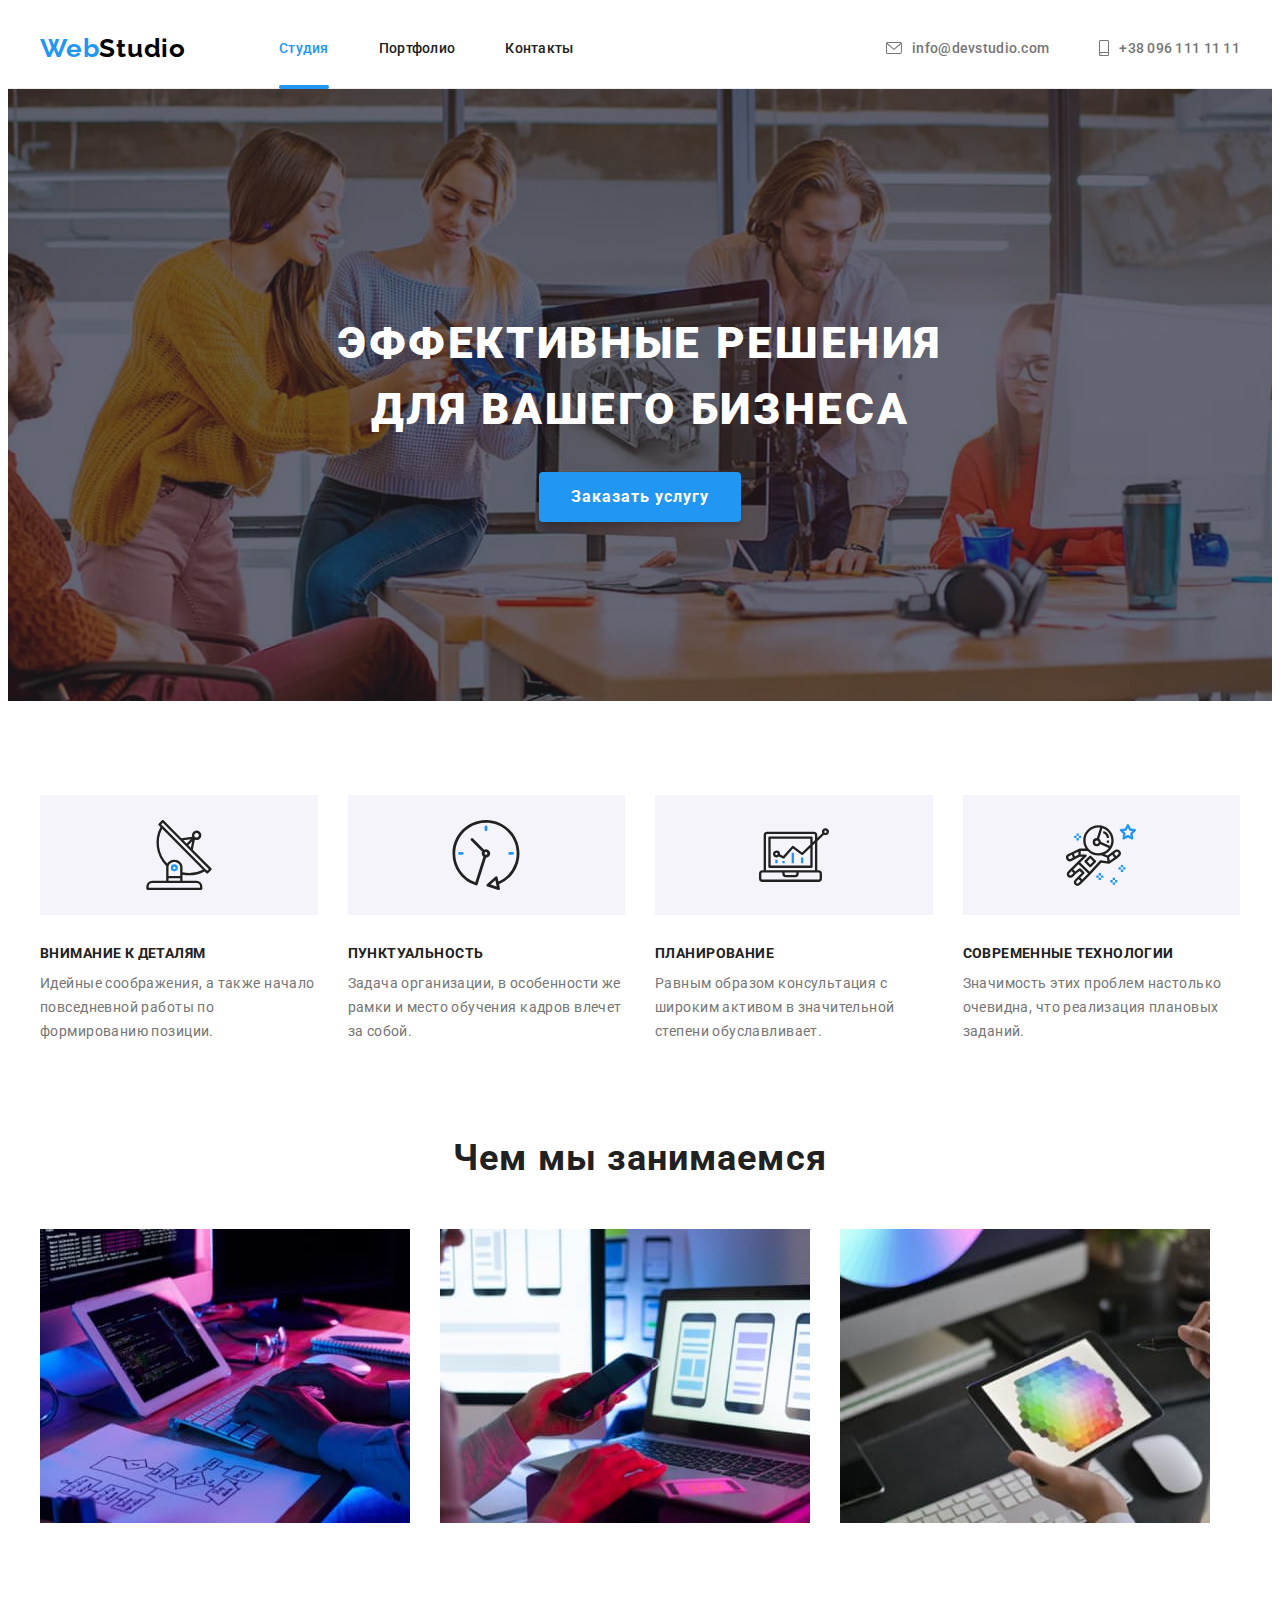
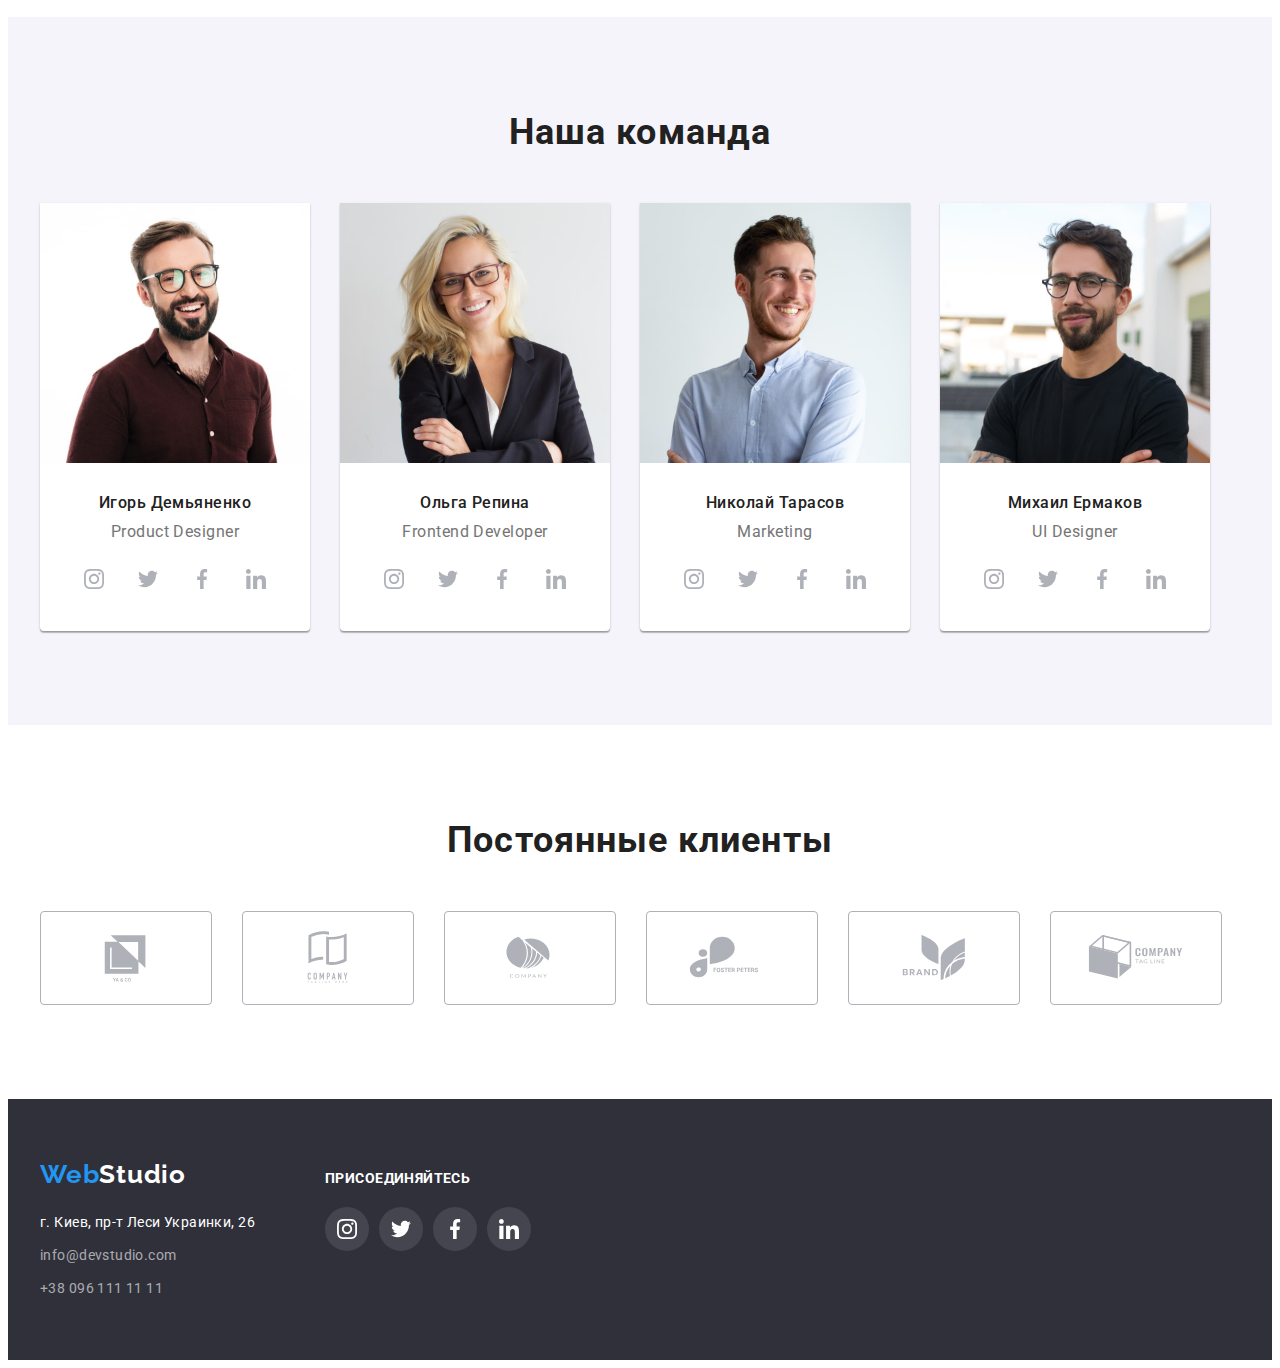
<file: index.html>
<!DOCTYPE html>
<html lang="ru">
  <head>
    <meta charset="UTF-8" />
    <meta http-equiv="X-UA-Compatible" content="IE=edge" />
    <meta name="viewport" content="width=device-width, initial-scale=1.0" />
    <title>Document</title>
    <link rel="preconnect" href="https://fonts.googleapis.com">
    <link rel="preconnect" href="https://fonts.gstatic.com" crossorigin>
    <link href="https://fonts.googleapis.com/css2?family=Raleway:wght@700&family=Roboto:wght@400;500;700;900&display=swap"
      rel="stylesheet">
      <link rel="stylesheet" href="https://cdnjs.cloudflare.com/ajax/libs/modern-normalize/1.1.0/modern-normalize.min.css"
        integrity="sha512-wpPYUAdjBVSE4KJnH1VR1HeZfpl1ub8YT/NKx4PuQ5NmX2tKuGu6U/JRp5y+Y8XG2tV+wKQpNHVUX03MfMFn9Q=="
        crossorigin="anonymous" referrerpolicy="no-referrer" />
    <link rel="stylesheet" href="./css/styles.css">
  </head>
  <body>
    <!--Шапка-->
    <header class="header">
      <div class="container header-container">
      <nav class="header-nav">
        <a class="header-logo link"  href="./index.html"><span class="logo-item-header">Web</span>Studio</a>
        <ul class="header-list list">
          <li class="header-item">
            <a class="header-link link current"  href="./index.html">Студия</a></li>
          <li class="header-item">
            <a class="header-link link"  href="./portfolio.html">Портфолио</a></li>
          <li class="header-item">
            <a class="header-link link"  href="">Контакты</a></li>
        </ul>
      </nav>
      <div class="header-connect" ></div>
      <ul class="header-list list">
        <li class="header-contact">
          <a class="header-mail link"  href="mailto:info@devstudio.com">
          <svg class="header-contact-icon" width="16px" height="12px">
            <use href="./images/icons.svg#icon-envelope"></use>
          </svg>
          info@devstudio.com</a>
        </li>
        <li class="header-contact">
          <a class="header-tel link" href="tel:+380961111111">
          <svg class="header-contact-icon" width="10px" height="16px">
            <use href="./images/icons.svg#icon-smartphone"></use>
          </svg>
          +38 096 111 11 11</a>
        </li>
      </ul>
      </div>
    </header>

    <main>
      <!--Герой-->
    <section class="hero">
      <div class="hero-container">
      <h1 class="hero-title">Эффективные решения для вашего бизнеса</h1>
      <button  type="button" class="hero-btn" data-modal-open>Заказать услугу</button>
      </div>
    </section>

      <!--Особенности-->
      <section class="section">
        <div class="container">
        <h2 class="features-title visually-hidden" >Особенности</h2>
        <ul class="features-list list">
          <li class="features-item icon-antenna">
            <h3 class="features-item-title">Внимание к деталям</h3>
            <p class="features-text">Идейные соображения, а также начало повседневной работы по формированию позиции.</p>
          </li>
          <li class="features-item icon-clock">
            <h3 class="features-item-title">Пунктуальность</h3>
            <p class="features-text">
              Задача организации, в особенности же рамки и место обучения кадров влечет за собой.
            </p>
          </li>
          <li class="features-item icon-diagram">
            <h3 class="features-item-title">Планирование</h3>
            <p class="features-text">
              Равным образом консультация с широким активом в значительной степени обуславливает.
            </p>
          </li>
          <li class="features-item icon-astronaut">
            <h3 class="features-item-title">Современные технологии</h3>
            <p class="features-text">Значимость этих проблем настолько очевидна, что реализация плановых заданий.</p>
          </li>
        </ul>
        </div>
      </section>

      <!--Чем мы занимаемся-->
      <section class="about">
       
        <div class="container">
        <h2 class="about-title">Чем мы занимаемся</h2>
        <ul class="about-list list">
          <li class="about-item">
            <div class="about-item-wrap">
            <img src="./images/box1.jpg" alt="Рабочий стол" width="370" />
              <p class="about-img-text">Десктопные приложения</p>
            </div>
          </li>
          <li class="about-item">
            <div class="about-item-wrap">
            <img src="./images/box2.jpg" alt="Ноутбук, телефон" width="370" />
            <p class="about-img-text">Мобильные приложения</p>
          </li>
          <li class="about-item">
            <div class="about-item-wrap">
            <img src="./images/box3.jpg" alt="Планшет" width="370"  />
            <p class="about-img-text">Дизайнерские решения</p>
            </div>
          </li>
        </ul>
        </div>
      </section>

      <!--Наша команда-->
      <section class="section team-section">
        <div class="container">
        <h2 class="team-title">Наша команда</h2>
        <ul class="team-list list">
          <li class="team-item">
            <div class="team-cards">
            <img src="./images/работник1.jpg" alt="Работник 1" width="270" />
            <div class="team-info">
            <h3 class="team-item-title">Игорь Демьяненко</h3>
            <p class="team-item-text"><span lang="en">Product Designer</span></p>
            <ul class="team-social-list list">
              <li class="team-social-item">
                <a 
                  href="" 
                  class="team-social-link">
                  <svg class="team-social-icon" width="20" height="20">
                    <use href="./images/icons.svg#icon-instagram"
                    ></use>
                  </svg>
                </a>
              </li>
              <li class="team-social-item">
                <a href="" class="team-social-link">
                  <svg class="team-social-icon" width="20" height="20">
                    <use href="./images/icons.svg#icon-twitter"></use>
                  </svg>
                </a>
              </li>
              <li class="team-social-item">
                <a href="" class="team-social-link">
                  <svg class="team-social-icon" width="20" height="20">
                    <use href="./images/icons.svg#icon-facebook"></use>
                  </svg>
                </a>
              </li>
              <li class="team-social-item">
                <a href="" class="team-social-link">
                  <svg class="team-social-icon" width="20" height="20">
                    <use href="./images/icons.svg#icon-linkedin"></use>
                  </svg>
                </a>
              </li>
            </ul>
            </div>
            </div>
          </li>
          <li class="team-item">
            <div class="team-cards">
            <img src="./images/работник2.jpg" alt="Работник 2" width="270" />
            <div class="team-info">
            <h3 class="team-item-title">Ольга Репина</h3>
            <p class="team-item-text"><span lang="en">Frontend Developer</span></p>
            <ul class="team-social-list list">
              <li class="team-social-item">
                <a href="" class="team-social-link">
                  <svg class="team-social-icon" width="20" height="20">
                    <use href="./images/icons.svg#icon-instagram"></use>
                  </svg>
                </a>
              </li>
              <li class="team-social-item">
                <a href="" class="team-social-link">
                  <svg class="team-social-icon" width="20" height="20">
                    <use href="./images/icons.svg#icon-twitter"></use>
                  </svg>
                </a>
              </li>
              <li class="team-social-item">
                <a href="" class="team-social-link">
                  <svg class="team-social-icon" width="20" height="20">
                    <use href="./images/icons.svg#icon-facebook"></use>
                  </svg>
                </a>
              </li>
              <li class="team-social-item">
                <a href="" class="team-social-link">
                  <svg class="team-social-icon" width="20" height="20">
                    <use href="./images/icons.svg#icon-linkedin"></use>
                  </svg>
                </a>
              </li>
            </ul>
            </div>
            </div>
          </li>
          <li class="team-item">
            <div class="team-cards">
            <img src="./images/работник3.jpg" alt="Работник 3" width="270" />
            <div class="team-info">
            <h3 class="team-item-title">Николай Тарасов</h3>
            <p class="team-item-text"><span lang="en">Marketing</span></p>
            <ul class="team-social-list list">
              <li class="team-social-item">
                <a href="" class="team-social-link">
                  <svg class="team-social-icon" width="20" height="20">
                    <use href="./images/icons.svg#icon-instagram"></use>
                  </svg>
                </a>
              </li>
              <li class="team-social-item">
                <a href="" class="team-social-link">
                  <svg class="team-social-icon" width="20" height="20">
                    <use href="./images/icons.svg#icon-twitter"></use>
                  </svg>
                </a>
              </li>
              <li class="team-social-item">
                <a href="" class="team-social-link">
                  <svg class="team-social-icon" width="20" height="20">
                    <use href="./images/icons.svg#icon-facebook"></use>
                  </svg>
                </a>
              </li>
              <li class="team-social-item">
                <a href="" class="team-social-link">
                  <svg class="team-social-icon" width="20" height="20">
                    <use href="./images/icons.svg#icon-linkedin"></use>
                  </svg>
                </a>
              </li>
            </ul>
            </div>
            </div>
          </li>
          <li class="team-item">
            <div class="team-cards">
            <img src="./images/работник4.jpg" alt="Работник 4" width="270" />
            <div class="team-info">
            <h3 class="team-item-title">Михаил Ермаков</h3>
            <p class="team-item-text"><span lang="en">UI Designer</span></p>
            <ul class="team-social-list list">
              <li class="team-social-item">
                <a href="" class="team-social-link">
                  <svg class="team-social-icon" width="20" height="20">
                    <use href="./images/icons.svg#icon-instagram"></use>
                  </svg>
                </a>
              </li>
              <li class="team-social-item">
                <a href="" class="team-social-link">
                  <svg class="team-social-icon" width="20" height="20">
                    <use href="./images/icons.svg#icon-twitter"></use>
                  </svg>
                </a>
              </li>
              <li class="team-social-item">
                <a href="" class="team-social-link">
                  <svg class="team-social-icon" width="20" height="20">
                    <use href="./images/icons.svg#icon-facebook"></use>
                  </svg>
                </a>
              </li>
              <li class="team-social-item">
                <a href="" class="team-social-link">
                  <svg class="team-social-icon" width="20" height="20">
                    <use href="./images/icons.svg#icon-linkedin"></use>
                  </svg>
                </a>
              </li>
            </ul>
            </div>
            </div>
          </li>
        </ul>
        </div>
      </section>

      <!--Клиенты-->
      <section class="section">
        <div class="container">
          <h2 class="client-tittle">Постоянные клиенты</h2>
          <ul class="client-list list">
            <li class="client-item">
              <a href="" class="client-link">
                <svg class="client-icon" width="106" height="60">
                  <use href="./images/icons.svg#icon-logo-1"></use>
                </svg>
              </a>
            </li>
            <li class="client-item">
            <a href="" class="client-link">
              <svg class="client-icon" width="106" height="60">
                <use href="./images/icons.svg#icon-logo-2"></use>
              </svg>
            </a>
            </li>
            <li class="client-item">
            <a href="" class="client-link">
              <svg class="client-icon" width="106" height="60">
                <use href="./images/icons.svg#icon-logo-3"></use>
              </svg>
            </a>
            </li>
            <li class="client-item">
              <a href="" class="client-link">
                <svg class="client-icon" width="106" height="60">
                  <use href="./images/icons.svg#icon-logo-4"></use>
                </svg>
              </a>
            </li>
            <li class="client-item">
            <a href="" class="client-link">
              <svg class="client-icon" width="106" height="60">
                <use href="./images/icons.svg#icon-logo-5"></use>
              </svg>
            </a>
            </li>
            <li class="client-item">
              <a href="" class="client-link">
                <svg class="client-icon" width="106" height="60">
                  <use href="./images/icons.svg#icon-logo-6"></use>
                </svg>
              </a>
            </li>
          </ul>
        </div>
      </section>
    </main>

    <!--Футер-->
    <footer class="footer">
      <div class="container-footer container">
        <div class="left-container">
      <a href="./index.html" class="footer-logo link"><span class="logo-item-footer">Web</span>Studio </a>
      <address class="contacts link">
        <ul class="contacts-list list">
          <li class="contacts-info"><a class="contacts-address-item link" href="https://goo.gl/maps/DUNgC5Vg5aknv6yu6"
            target="blank"
            rel="noopener noreferrer">г. Киев, пр-т Леси Украинки, 26 <br /></a></li>
          <li class="contacts-info"><a class="contacts-item link"  href="mailto:info@devstudio.com">info@devstudio.com <br /></a></li>
          <li class="contacts-info"><a class="contacts-item link"   href="tel:+380961111111">+38 096 111 11 11</a></li>
      </address>
        </ul>
        </div>

        <div class="right-container">
          <b class="right-footer-tittle">Присоединяйтесь</b>
            <ul class="right-footer-list list">
              <li class="right-footer-item">
                <a href="" class="right-footer-link">
                  <svg class="right-footer-icon" width="20" height="20">
                    <use href="./images/icons.svg#icon-instagram"></use>
                  </svg>
                </a>
              </li>
              <li class="right-footer-item">
                <a href="" class="right-footer-link">
                  <svg class="right-footer-icon" width="20" height="20">
                    <use href="./images/icons.svg#icon-twitter"></use>
                  </svg>
                </a>
              </li>
              <li class="right-footer-item">
                <a href="" class="right-footer-link">
                  <svg class="right-footer-icon" width="20" height="20">
                    <use href="./images/icons.svg#icon-facebook"></use>
                  </svg>
                </a>
              </li>
              <li class="right-footer-item">
                <a href="" class="right-footer-link">
                  <svg class="right-footer-icon" width="20" height="20">
                    <use href="./images/icons.svg#icon-linkedin"></use>
                  </svg>
                </a>
              </li>
        </div>
        </div>
    </footer>
    <div class="backdrop is-hidden" data-modal>
      <div class="modal">
        <button  type="button" class="modal-btn" data-modal-close>
            <svg width="18" height="18"> 
              <use href="./images/icons.svg#icon-close-black"></use>
            </svg>
        </button>
      </div>
    </div>
    <script src="./js/modal.js"></script>
  </body>
</html>
</file>
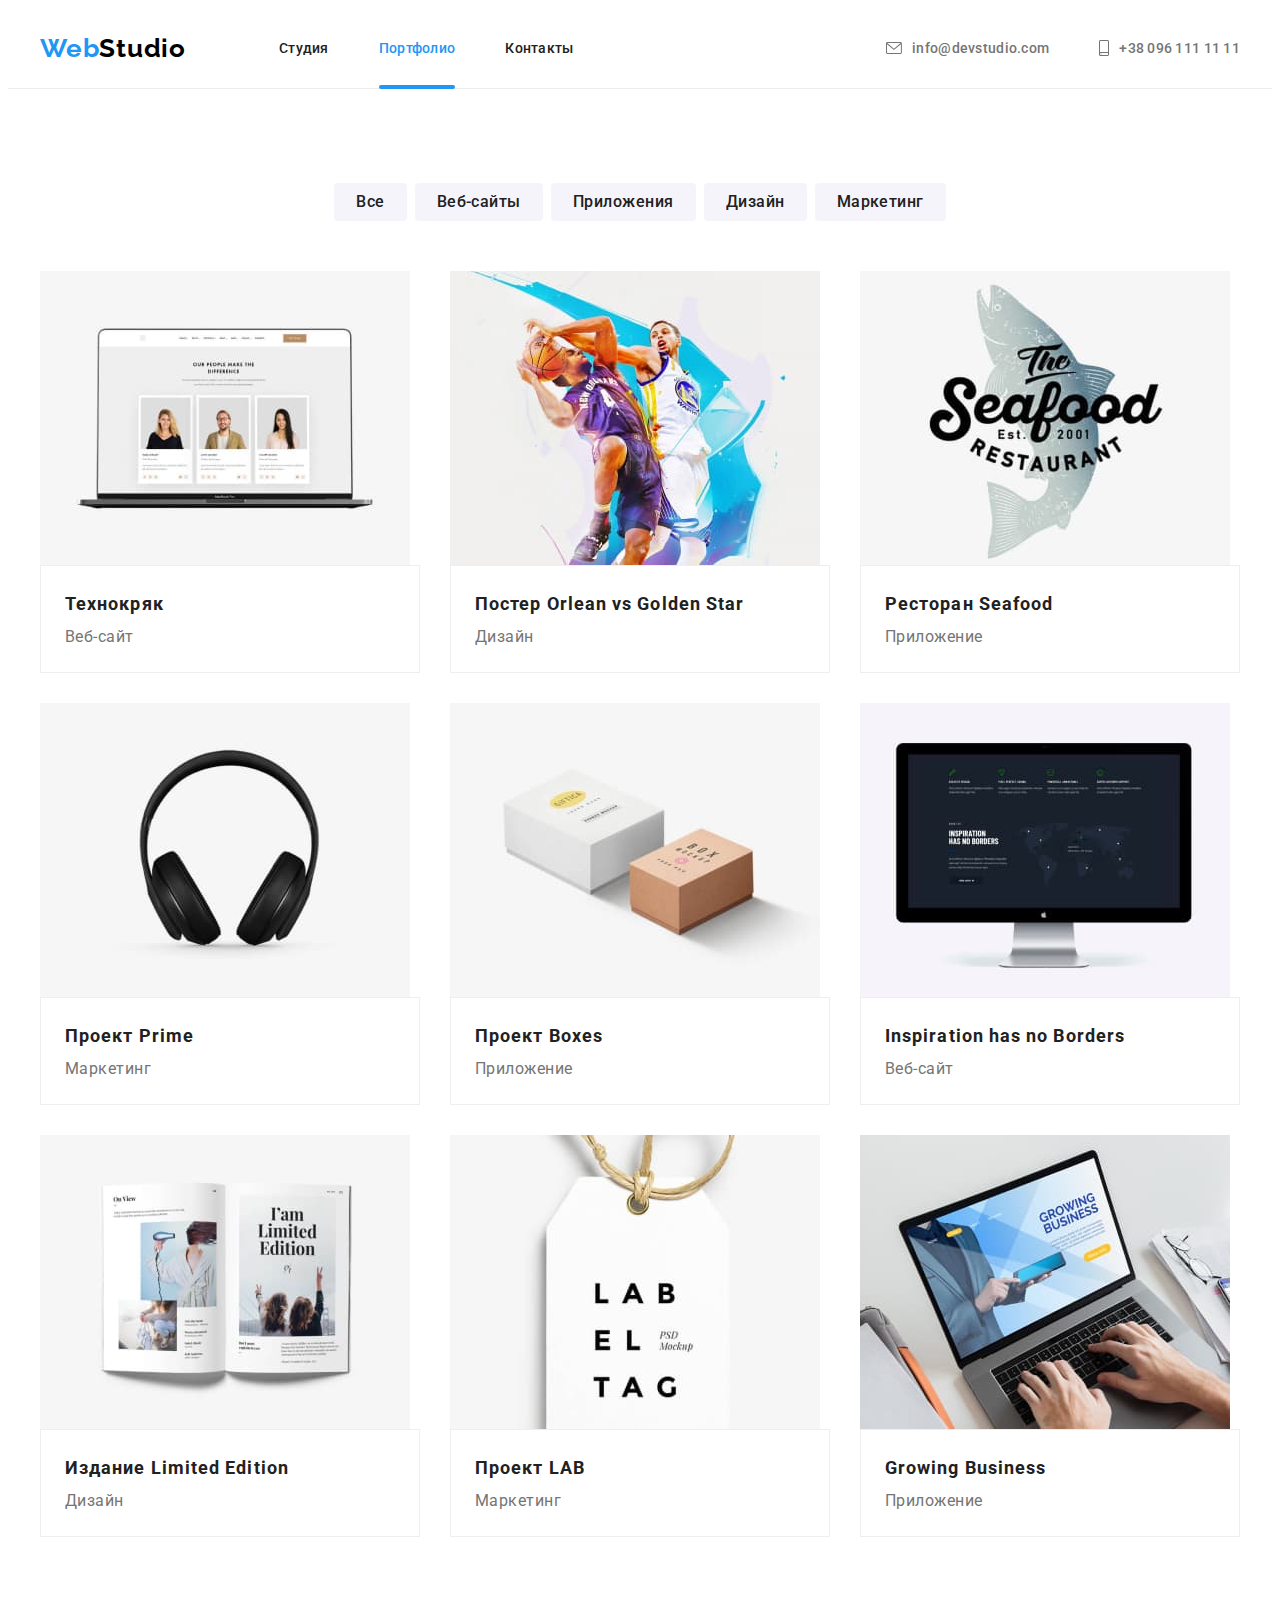
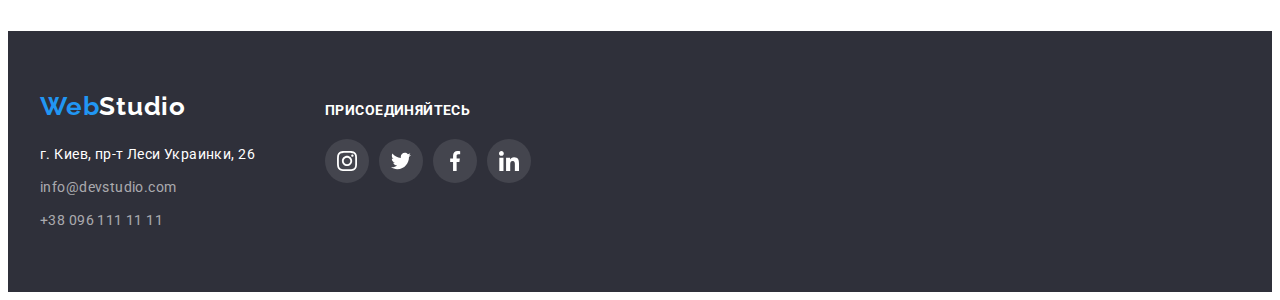
<file: portfolio.html>
<!DOCTYPE html>
<html lang="ru">
<head>
    <meta charset="UTF-8">
    <meta http-equiv="X-UA-Compatible" content="IE=edge">
    <meta name="viewport" content="width=device-width, initial-scale=1.0">
    <title>Document</title>
    <link rel="preconnect" href="https://fonts.googleapis.com">
    <link rel="preconnect" href="https://fonts.gstatic.com" crossorigin>
    <link href="https://fonts.googleapis.com/css2?family=Raleway:wght@700&family=Roboto:wght@400;500;700;900&display=swap"
        rel="stylesheet">
        <link rel="stylesheet" href="https://cdnjs.cloudflare.com/ajax/libs/modern-normalize/1.1.0/modern-normalize.min.css"
            integrity="sha512-wpPYUAdjBVSE4KJnH1VR1HeZfpl1ub8YT/NKx4PuQ5NmX2tKuGu6U/JRp5y+Y8XG2tV+wKQpNHVUX03MfMFn9Q=="
            crossorigin="anonymous" referrerpolicy="no-referrer" />
    <link rel="stylesheet" href="./css/styles.css">
</head>
<body>
    <!--Шапка-->
<header class="header">
    <div class="container header-container">
        <nav class="header-nav">
            <a class="header-logo link" href="./index.html"><span class="logo-item-header">Web</span>Studio</a>
            <ul class="header-list list">
                <li class="header-item">
                    <a class="header-link link" href="./index.html">Студия</a>
                </li>
                <li class="header-item">
                    <a class="header-link link current" href="./portfolio.html">Портфолио</a>
                </li>
                <li class="header-item">
                    <a class="header-link link" href="">Контакты</a>
                </li>
            </ul>
        </nav>
        <div class="header-connect"></div>
    <ul class="header-list list">
        <li class="header-contact">
            <a class="header-mail link" href="mailto:info@devstudio.com">
                <svg class="header-contact-icon" width="16px" height="12px">
                    <use href="./images/icons.svg#icon-envelope"></use>
                </svg>
                info@devstudio.com</a>
        </li>
        <li class="header-contact">
            <a class="header-tel link" href="tel:+380961111111">
                <svg class="header-contact-icon" width="10px" height="16px">
                    <use href="./images/icons.svg#icon-smartphone"></use>
                </svg>
                +38 096 111 11 11</a>
        </li>
    </ul>
    </div>
</header>
   
    <main> 
        <!--Портфолио-->
        <section class="section">
            <div class="container">
            <h1 class="portfolio-title visually-hidden">Наши работы</h1>
        <ul class="portfolio-list list">
            <li class="portfolio-btn"><button class="btn" type="button" >Все</button></li>
            <li class="portfolio-btn"><button class="btn" type="button" >Веб-сайты</button></li>
            <li class="portfolio-btn"><button class="btn" type="button" >Приложения</button></li>
            <li class="portfolio-btn"><button class="btn" type="button" >Дизайн</button></li>
            <li class="portfolio-btn"><button class="btn" type="button" >Маркетинг</button></li>
        </ul>

        <ul class="works-list list">
            <li class="works-item">
                <div class="works-item-wrap">
                <a href="" class="works-link">
                <img src="./images/портфолио1.jpg" alt="Ноутбук" width="370" />
                <p class="card-img-text">Технокряк это современная площадка распространения коронавируса. Компании используют эту
                    платформу для цифрового
                    шпионажа и атак на защищённые сервера конкурентов.</p>
                    </div>
                <div class="card-text"> 
                <h2 class="works-title">Технокряк</h2>
                <p class="works-text">Веб-сайт</p>
                </div>
                </a>
            </li>
            <li class="works-item">
                <div class="works-item-wrap">
                <a href="" class="works-link">
                <img src="./images/портфолио2.jpg" alt="Парни играют в баскетбол" width="370"  />
                <p class="card-img-text">Lorem ipsum dolor sit amet consectetur adipisicing elit. Quae dignissimos fuga labore, assumenda vero ullam earum aliquam sed, magnam totam provident ratione molestiae nisi debitis rem facilis quasi? Alias, aliquid.</p>
                </div>
                <div class="card-text">
                <h2 class="works-title">Постер <span lang="en">Orlean vs Golden Star</span></h2>
                <p class="works-text">Дизайн</p>
                </div>
                </a>
            </li>
            <li class="works-item">
                <div class="works-item-wrap">
                <a href="" class="works-link">
                <img src="./images/портфолио3.jpg" alt="Эмблема рыбного ресторана" width="370"  />
                <p class="card-img-text">Lorem ipsum dolor sit, amet consectetur adipisicing elit. Doloribus eveniet, temporibus sunt voluptatibus pariatur non dolores molestias quasi mollitia officiis placeat qui dolor cupiditate omnis delectus consequatur culpa architecto deserunt!</p>
                </div>
                <div class="card-text">
                <h2 class="works-title">Ресторан <span lang="en">Seafood</span></h2>
                <p class="works-text">Приложение</p>
                </div>
                </a>
            </li>
            <li class="works-item">
                <div class="works-item-wrap">
                <a href="" class="works-link">
                <img src="./images/портфолио4.jpg" alt="Наушники" width="370"  />
                <p class="card-img-text">Lorem ipsum dolor sit amet consectetur adipisicing elit. Itaque, repudiandae. Alias omnis ipsam voluptatum sequi, modi ullam accusantium quisquam eum pariatur iste consequuntur laborum quod non explicabo vero. A, ipsa.</p>
                </div>
                <div class="card-text">
                <h2 class="works-title">Проект <span lang="en">Prime</span></h2>
                <p class="works-text">Маркетинг</p>
                </div>
                </a>
            </li>
            <li class="works-item">
                <div class="works-item-wrap">
                <a href="" class="works-link">
                <img src="./images/портфолио5.jpg" alt="Две коробки" width="370"  />
                <p class="card-img-text">Lorem ipsum dolor sit amet consectetur adipisicing elit. Eum aperiam facere repudiandae nam placeat doloribus quibusdam voluptatum consequuntur recusandae ullam dolore in quia veritatis laborum, voluptatibus cumque sapiente a fugit.</p>
                </div>
                <div class="card-text">
                <h2 class="works-title">Проект <span lang="en">Boxes</span></h2>
                <p class="works-text">Приложение</p>
                </div>
                </a>
            </li>
            <li class="works-item">
                <div class="works-item-wrap">
                <a href="" class="works-link">
                <img src="./images/портфолио6.jpg" alt="Экран компьютера" width="370"  />
                <p class="card-img-text">Lorem ipsum dolor sit amet consectetur adipisicing elit. Reiciendis ipsam minus at soluta quidem necessitatibus omnis mollitia, nisi repellendus beatae, possimus ab suscipit iusto tempore. Laboriosam illo eveniet voluptatibus labore!</p>
                </div>
                <div class="card-text">
                <h2 class="works-title"><span lang="en">Inspiration has no Borders</span></h2>
               <p class="works-text">Веб-сайт</p> 
               </div>
            </a>
            </li>
            <li class="works-item">
                <div class="works-item-wrap">
                <a href="" class="works-link">
                <img src="./images/портфолио7.jpg" alt="Журнал" width="370"  />
                <p class="card-img-text">Lorem ipsum dolor sit amet consectetur adipisicing elit. Quis deleniti autem quod. Molestias ratione eius vitae, voluptas facere unde! Quae animi incidunt laborum consectetur, laboriosam ipsa reiciendis earum illo obcaecati.</p>
                </div>
                <div class="card-text">
                <h2 class="works-title">Издание <span lang="en">Limited Edition</span></h2>
                <p class="works-text">Дизайн</p>
                </div>
                </a>
            </li>
            <li class="works-item">
                <div class="works-item-wrap">
                <a href="" class="works-link">
                <img src="./images/портфолио8.jpg" alt="Ярлык" width="370"  />
                <p class="card-img-text">Lorem ipsum dolor sit amet consectetur adipisicing elit. Eius repellendus voluptatum, officiis cumque perferendis expedita repellat deserunt nesciunt quae quas natus error, officia voluptatem itaque aut hic, tempora sunt? Nesciunt?</p>
                </div>
                <div class="card-text">
                <h2 class="works-title">Проект <span lang="en">LAB</span></h2>
                <p class="works-text">Маркетинг</p>
                </div>
                </a>
            </li>
            <li class="works-item">
                <div class="works-item-wrap">
                <a href="" class="works-link">
                <img src="./images/портфолио9.jpg" alt="Работа в ноутбуке" width="370"  />
                <p class="card-img-text">Lorem ipsum dolor sit amet consectetur adipisicing elit. Quo qui consequuntur illum natus adipisci ex omnis ullam sit? Laudantium expedita, ipsum exercitationem molestias culpa ratione facilis laboriosam quaerat impedit nisi!</p>
                </div>
                <div class="card-text">
                <h2 class="works-title"><span lang="en">Growing Business</span></h2>
                <p class="works-text">Приложение</p>
                </div>
                </a>
            </li>
        </ul>
        </div>
        </section>
    </main>
    <!--Футер-->
    <footer class="footer">
        <div class="container-footer container">
            <div class="left-container">
                <a href="./index.html" class="footer-logo link"><span class="logo-item-footer">Web</span>Studio </a>
                <address class="contacts link">
                    <ul class="contacts-list list">
                        <li class="contacts-info"><a class="contacts-address-item link"
                                href="https://goo.gl/maps/DUNgC5Vg5aknv6yu6" target="blank" rel="noopener noreferrer">г.
                                Киев, пр-т Леси Украинки, 26 <br /></a></li>
                        <li class="contacts-info"><a class="contacts-item link"
                                href="mailto:info@devstudio.com">info@devstudio.com <br /></a></li>
                        <li class="contacts-info"><a class="contacts-item link" href="tel:+380961111111">+38 096 111 11
                                11</a></li>
                </address>
                </ul>
            </div>
    
            <div class="right-container">
                <b class="right-footer-tittle">Присоединяйтесь</b>
                <ul class="right-footer-list list">
                    <li class="right-footer-item">
                        <a href="" class="right-footer-link">
                            <svg class="right-footer-icon" width="20" height="20">
                                <use href="./images/icons.svg#icon-instagram"></use>
                            </svg>
                        </a>
                    </li>
                    <li class="right-footer-item">
                        <a href="" class="right-footer-link">
                            <svg class="right-footer-icon" width="20" height="20">
                                <use href="./images/icons.svg#icon-twitter"></use>
                            </svg>
                        </a>
                    </li>
                    <li class="right-footer-item">
                        <a href="" class="right-footer-link">
                            <svg class="right-footer-icon" width="20" height="20">
                                <use href="./images/icons.svg#icon-facebook"></use>
                            </svg>
                        </a>
                    </li>
                    <li class="right-footer-item">
                        <a href="" class="right-footer-link">
                            <svg class="right-footer-icon" width="20" height="20">
                                <use href="./images/icons.svg#icon-linkedin"></use>
                            </svg>
                        </a>
                    </li>
            </div>
        </div>
    </footer>
</body>
</html>
</file>
<file: css/styles.css>
:root {
  --logo-color: #000000;
  --title-color: #212121;
  --text-color: #757575;
  --extra-color: #ffffff;
  --accent-color: #2196f3;
  --card-socials-color: #afb1b8;
}

body {
  font-family: 'Roboto', sans-serif;
}

p,
h1,
h2,
h3,
h4,
h5,
h6 {
  margin: 0;
}

ul {
  margin: 0;
  padding: 0;
}

button {
  cursor: pointer;
}

/* .pointer {
  cursor: pointer;
} */

img {
  display: block;
}

.list {
  list-style: none;
}

.link {
  text-decoration: none;
}

.container {
  width: 1200px;
  padding-left: 15px;
  padding-right: 15px;
  margin: 0 auto;
  /* outline: 2px solid red; */
}

.current::after {
  content: '';
  display: block;
  width: 100%;
  height: 4px;
  border-radius: 2px;
  position: absolute;
  background-color: var(--accent-color);
  left: 0;
  bottom: -1px;
}

/* HEADER */

.header {
  border-bottom: 1px solid #ececec;
}

.header-container {
  display: flex;
  align-items: center;
}

.header-nav {
  display: flex;
  align-items: center;
}

.header-list {
  display: flex;
  align-items: center;
}

.header-logo {
  font-family: 'Raleway', sans-serif;
  font-weight: 700;
  font-size: 26px;
  line-height: calc(31 / 26);
  letter-spacing: 0.03em;
  color: var(--logo-color);
  margin-right: 93px;
}

.logo-item-header {
  color: var(--accent-color);
}

.header-link {
  font-weight: 500;
  font-size: 14px;
  line-height: calc(16 / 14);
  letter-spacing: 0.02em;
  color: var(--title-color);
  padding-top: 32px;
  padding-bottom: 32px;
  display: inline-block;
  transition: color 250ms cubic-bezier(0.4, 0, 0.2, 1);
  position: relative;
}

.header-link:hover,
.header-link:focus,
.header-mail:hover,
.header-mail:focus,
.header-tel:hover,
.header-tel:focus {
  color: var(--accent-color);
}

.header-contact-icon {
  fill: currentColor;
}

.header-nav .link.current {
  color: var(--accent-color);
  display: flex;
  align-items: center;
}

.header-connect {
  margin-left: auto;
  display: flex;
  align-items: center;
}

.header-item:not(:last-child) {
  margin-right: 50px;
}

.header-tel,
.header-mail {
  font-weight: 500;
  font-size: 14px;
  line-height: calc(16 / 14);
  letter-spacing: 0.02em;
  padding-bottom: 32px;
  padding-top: 32px;
  color: var(--text-color);
  align-items: center;
  transition: color 250ms cubic-bezier(0.4, 0, 0.2, 1);
}

.header-mail {
  display: flex;
  align-items: center;
  margin-right: 50px;
}

.header-tel {
  display: flex;
  align-items: center;
}

.header-contact-icon:hover,
.header-contact-icon:focus {
  color: var(--accent-color);
}

.header-contact-icon {
  display: flex;
  fill: currentColor;
  align-items: center;
  margin-right: 10px;
}

/* HERO */

.hero-container {
  padding-top: 221px;
  padding-bottom: 179px;
  text-align: center;
  max-width: 1600px;
  margin-left: auto;
  margin-right: auto;
  background-image: linear-gradient(to right, rgba(47, 48, 58, 0.4), rgba(47, 48, 58, 0.4)),
    url(../images/hero-img.jpg);
  background-repeat: no-repeat;
  background-position: center;
  background-size: cover;
}

.hero-title {
  font-weight: 900;
  font-size: 44px;
  width: 696px;
  line-height: calc(60 / 40);
  text-align: center;
  letter-spacing: 0.06em;
  text-transform: uppercase;
  color: var(--extra-color);

  margin-left: auto;
  margin-right: auto;
  margin-bottom: 30px;
}

.hero-btn {
  font-family: inherit;
  font-weight: 700;
  font-size: 16px;
  line-height: calc(30 / 16);
  display: flex;
  align-items: center;
  text-align: center;
  letter-spacing: 0.06em;
  color: var(--extra-color);
  background-color: var(--accent-color);
  border: none;
  border-radius: 4px;
  box-shadow: 0px 4px 4px rgba(0, 0, 0, 0.15);
  margin: auto;
  padding: 10px 32px;
  transition: background-color 250ms cubic-bezier(0.4, 0, 0.2, 1);
}

.hero-btn:hover,
.hero-btn:focus {
  background-color: #188ce8;
}

/* FEATURES */

.features-list {
  display: flex;
}

.visually-hidden {
  position: absolute;
  white-space: nowrap;
  width: 1px;
  height: 1px;
  overflow: hidden;
  border: 0;
  padding: 0;
  clip: rect(0 0 0 0);
  clip-path: inset(50%);
  margin: -1px;
}

.features-item-title {
  font-weight: 700;
  font-size: 14px;
  line-height: calc(16 / 14);
  letter-spacing: 0.03em;
  text-transform: uppercase;
  color: var(--title-color);
  margin-bottom: 10px;
  padding-top: 30px;
}

.features-text {
  font-weight: 400;
  font-size: 14px;
  line-height: calc(24 / 14);
  letter-spacing: 0.03em;
  color: var(--text-color);
}

.features-item {
  width: calc((100% - 90px) / 4);
}

.features-item:not(:last-child) {
  margin-right: 30px;
}

.features-item::before {
  content: '';
  display: block;
  height: 120px;
  display: flex;
  background-color: #f5f4fa;
  /* background-size: contain; */
  background-repeat: no-repeat;
  background-position: center;
}

.icon-antenna::before {
  background-image: url(../images/antenna.svg);
}

.icon-clock::before {
  background-image: url(../images/clock.svg);
}

.icon-diagram::before {
  background-image: url(../images/diagram.svg);
}

.icon-astronaut::before {
  background-image: url(../images/astronaut.svg);
}

/* ABOUT US */

.about {
  padding-bottom: 94px;
}

.about-title {
  font-weight: 700;
  font-size: 36px;
  line-height: calc(42 / 36);
  text-align: center;
  letter-spacing: 0.03em;
  color: var(--title-color);
  margin-bottom: 50px;
}

.about-list {
  display: flex;
}

.about-item:not(:last-child) {
  margin-right: 30px;
}

.about-item-wrap {
  overflow: hidden;
  position: relative;
}

.about-img-text {
  position: absolute;
  bottom: 0;
  left: 0;
  background-color: rgba(47, 48, 58, 0.8);
  color: rgba(255, 255, 255, 1);
  font-family: Roboto;
  font-size: 14px;
  font-weight: 700;
  line-height: 16px;
  letter-spacing: 0.03em;
  text-align: center;
  text-transform: uppercase;
  padding: 27px;
  height: 70px;
  width: 100%;
  transform: translateY(100%);
  transition: transform 250ms cubic-bezier(0.4, 0, 0.2, 1);
}

.about-item:hover .about-img-text {
  transform: translateY(0);
}

/* TEAM */

.section {
  padding-top: 94px;
  padding-bottom: 94px;
}

.team-section {
  background-color: #f5f4fa;
}

.team-title {
  font-family: 'Roboto', sans-serif;
  font-weight: 700;
  font-size: 36px;
  line-height: calc(42 / 36);
  text-align: center;
  letter-spacing: 0.03em;
  color: var(--title-color);
  margin-bottom: 50px;
}

.team-info {
  padding-top: 30px;
  padding-bottom: 30px;
}

.team-cards {
  background-color: var(--extra-color);
  box-shadow: 0px 1px 3px rgba(0, 0, 0, 0.12), 0px 1px 1px rgba(0, 0, 0, 0.14),
    0px 2px 1px rgba(0, 0, 0, 0.2);
  border-radius: 0px 0px 4px 4px;
}

.team-item-title {
  font-weight: 500;
  font-size: 16px;
  line-height: calc(19 / 16);
  text-align: center;
  letter-spacing: 0.03em;
  color: var(--title-color);
}

.team-item-text {
  font-weight: 400;
  font-size: 16px;
  line-height: calc(19 / 16);
  text-align: center;
  letter-spacing: 0.03em;
  color: var(--text-color);
  margin-top: 10px;
  margin-bottom: 16px;
}

.team-list {
  display: flex;
}

.team-item:not(:last-child) {
  margin-right: 30px;
}

.team-social-list {
  display: flex;
  justify-content: center;
}

.team-social-item + .team-social-item {
  margin-left: 10px;
}

.team-social-link {
  width: 44px;
  height: 44px;
  display: flex;
  justify-content: center;
  align-items: center;
  border-radius: 50%;
  color: var(--card-socials-color);
  transition: background-color 250ms cubic-bezier(0.4, 0, 0.2, 1),
    color 250ms cubic-bezier(0.4, 0, 0.2, 1);
}

.team-social-icon {
  fill: currentColor;
}

/* .team-social-icon:hover,
.team-social-icon:focus {
  fill: var(--extra-color);
} */

/* .team-social-link:hover .team-social-icon,
.team-social-link:focus .team-social-icon {
  fill: var(--extra-color); 
} */

.team-social-link:hover,
.team-social-link:focus {
  background-color: var(--accent-color);
  color: var(--extra-color);
}

/* CLIENTS */

/* .client-section {
  padding-top: 94px;
  padding-bottom: 94px;
} */

.client-tittle {
  font-family: 'Roboto', sans-serif;
  font-weight: 700;
  font-size: 36px;
  line-height: calc(42 / 36);
  text-align: center;
  letter-spacing: 0.03em;
  color: var(--title-color);
  margin-bottom: 50px;
}

.client-list {
  display: flex;
  flex-direction: row;
  flex-wrap: wrap;
  margin-left: -30px;
  margin-top: -50px;
  color: var(--card-socials-color);
}

.client-link {
  display: block;
  display: flex;
  justify-content: center;
  align-items: center;
  fill: var(--card-socials-color);
  width: 170px;
  height: 92px;
  border-radius: 4px;
  border: 1px solid var(--card-socials-color);
  /* flex-basis: calc(100% / 6 - 30px); */
  transition: fill 250ms cubic-bezier(0.4, 0, 0.2, 1),
    border-color 250ms cubic-bezier(0.4, 0, 0.2, 1);
}

.client-item {
  margin-left: 30px;
  margin-top: 50px;
}

.client-link:hover,
.client-link:focus {
  fill: var(--accent-color);
  border-color: var(--accent-color);
}

/* FOOTER */

.footer {
  padding-top: 60px;
  padding-bottom: 60px;
  background: #2f303a;
  display: flex;
  align-items: baseline;
}

.footer-logo {
  font-family: 'Raleway', sans-serif;
  font-weight: 700;
  font-size: 26px;
  line-height: calc(31 / 26);
  letter-spacing: 0.03em;
  color: var(--extra-color);
  margin-bottom: 20px;
  display: inline-block;
}

.logo-item-footer {
  color: var(--accent-color);
}

.contacts-address-item {
  font-style: normal;
  font-size: 14px;
  line-height: calc(24 / 14);
  letter-spacing: 0.03em;
  color: var(--extra-color);
}

.contacts-item {
  font-style: normal;
  font-size: 14px;
  line-height: calc(24 / 14);
  letter-spacing: 0.03em;
  color: rgba(255, 255, 255, 0.6);
  display: inline-block;
}

.contacts-info:not(:last-child) {
  margin-bottom: 9px;
}

.container-footer {
  display: flex;
  align-items: baseline;
}

.right-container {
  margin-left: 70px;
}

.right-footer-tittle {
  font-family: 'Roboto' sans-serif;
  font-weight: 700;
  font-size: 14px;
  line-height: 16px;
  letter-spacing: 0.03em;
  text-transform: uppercase;
  color: var(--extra-color);
  text-align: center;
  justify-content: center;
  margin-bottom: 20px;
}

.right-footer-list {
  display: flex;
  justify-content: left;
  align-items: center;
}

.right-footer-item + .right-footer-item {
  margin-left: 10px;
}

.right-footer-link {
  width: 44px;
  height: 44px;
  display: flex;
  justify-content: center;
  align-items: center;
  border-radius: 50%;
  background-color: rgba(255, 255, 255, 0.1);
  color: var(--extra-color);
  margin-top: 20px;
  transition: background-color 250ms cubic-bezier(0.4, 0, 0.2, 1),
    color 250ms cubic-bezier(0.4, 0, 0.2, 1);
}

.right-footer-icon {
  fill: currentColor;
}

.right-footer-link:hover,
.right-footer-link:focus {
  background-color: var(--accent-color);
  color: var(--extra-color);
}

/* PORTFOLIO */

/* .portfolio {
  padding-top: 94px;
  padding-bottom: 94px;
} */

.btn {
  background-color: #f5f4fa;
  border-radius: 4px;
  border: none;
  font-family: inherit;
  font-weight: 500;
  font-size: 16px;
  line-height: calc(26 / 16);
  text-align: center;
  letter-spacing: 0.03em;
  color: var(--title-color);
  padding: 6px 22px;
  transition: background-color 250ms cubic-bezier(0.4, 0, 0.2, 1),
    color 250ms cubic-bezier(0.4, 0, 0.2, 1);
}

.portfolio-list {
  display: flex;
  flex-wrap: wrap;
  justify-content: center;
  margin-bottom: 50px;
}

.portfolio-btn:not(:last-child) {
  margin-right: 8px;
}

.btn:hover,
.btn:focus {
  color: var(--extra-color);
  background-color: var(--accent-color);
}

.works-title {
  font-weight: 700;
  font-size: 18px;
  line-height: calc(36 / 18);
  letter-spacing: 0.06em;
  color: var(--title-color);
}

.works-text {
  font-family: 'Roboto' sans-serif;
  font-weight: 400;
  font-size: 16px;
  line-height: calc(30 / 16);
  letter-spacing: 0.03em;
  color: var(--text-color);
}

.works-list {
  display: flex;
  flex-wrap: wrap;
  margin-left: -30px;
  margin-bottom: -30px;
}

.works-link {
  text-decoration: none;
}

.works-item {
  width: calc(100% / 3 - 30px);
  margin-left: 30px;
  margin-bottom: 30px;
}

.card-text {
  padding: 20px 24px;
  border: 1px solid #eeeeee;
  box-sizing: border-box;
}

.card-img-text {
  position: absolute;
  top: 0;
  left: 0;
  background-color: rgba(33, 150, 243, 0.9);
  color: rgba(255, 255, 255, 1);
  font-family: Roboto;
  font-size: 18px;
  font-weight: 400;
  line-height: 28px;
  letter-spacing: 0.03em;
  text-align: left;
  padding: 63px 24px;
  height: 100%;
  transform: translateY(100%);
  transition: transform 250ms cubic-bezier(0.4, 0, 0.2, 1);
}

.works-item-wrap {
  position: relative;
  overflow: hidden;
}

.works-item:hover .card-img-text {
  transform: translateY(0);
}
.works-item:hover {
  box-shadow: 0px 1px 1px rgba(0, 0, 0, 0.12), 0px 4px 4px rgba(0, 0, 0, 0.06),
    1px 4px 6px rgba(0, 0, 0, 0.16);
  transition: box-shadow 250ms cubic-bezier(0.4, 0, 0.2, 1);
}

.backdrop {
  position: fixed;
  top: 0;
  width: 100vw;
  height: 100vh;
  background-color: rgba(0, 0, 0, 0.2);
  transition: opacity 500ms, visibility 500ms;
}

.modal {
  width: 528px;
  min-height: 581px;
  background-color: rgba(255, 255, 255, 1);
  position: absolute;
  top: 50%;
  left: 50%;
  transform: translate(-50%, -50%) scale(1);
  transition: transform 500ms;
}

.modal-btn {
  border: none;
  background-color: rgba(255, 255, 255, 1);
  display: flex;
  align-items: center;
  justify-content: center;
  position: absolute;
  top: 8px;
  right: 8px;
  border: 1px solid rgba(0, 0, 0, 0.1);
  box-sizing: border-box;
  border-radius: 50%;
  width: 30px;
  height: 30px;
}

.backdrop.is-hidden .modal {
  transform: scale(0.5);
}

.is-hidden {
  opacity: 0;
  pointer-events: 0;
  visibility: hidden;
}
</file>
